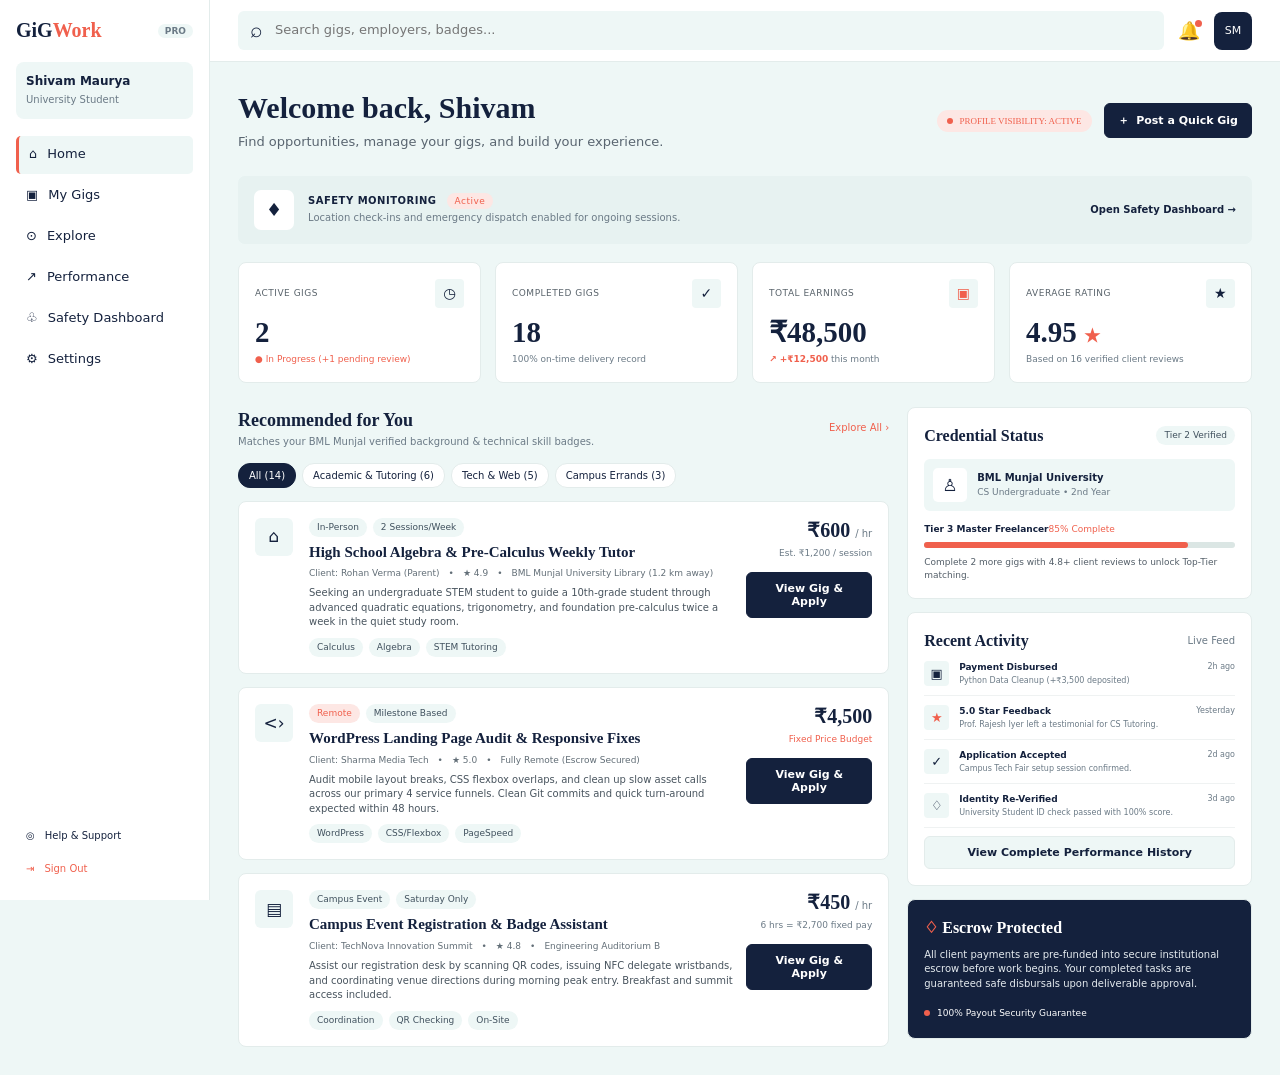
<file: home/index.html>
<!DOCTYPE html>
<html lang="en">
<head>
  <meta charset="UTF-8">
  <meta name="viewport" content="width=device-width, initial-scale=1">
  <title>GiGWork - Home Dashboard</title>
  <link rel="stylesheet" href="style.css">
</head>
<body>
  <!-- Sidebar -->
  <aside class="side">
    <div class="logo">GiG<span>Work</span><small>PRO</small></div>
    <div class="user">
      <b>Shivam Maurya</b>
      <small>University Student</small>
    </div>
    <nav>
      <a href="#" class="on">⌂ <span>Home</span></a>
      <a href="#">▣ <span>My Gigs</span></a>
      <a href="#">⊙ <span>Explore</span></a>
      <a href="#">↗ <span>Performance</span></a>
      <a href="#">♧ <span>Safety Dashboard</span></a>
      <a href="#">⚙ <span>Settings</span></a>
    </nav>
    <div class="bottom">
      <a href="#">◎ <span>Help &amp; Support</span></a>
      <a href="#" class="coral">⇥ <span>Sign Out</span></a>
    </div>
  </aside>

  <main>
    <!-- Top search bar -->
    <header class="top">
      <label class="search"><span>⌕</span><input placeholder="Search gigs, employers, badges..." aria-label="Search"></label>
      <button class="notification" aria-label="Notifications">🔔<i></i></button>
      <div class="avatar">SM</div>
    </header>

    <!-- Welcome header -->
    <section class="welcome">
      <div>
        <h1>Welcome back, Shivam</h1>
        <p>Find opportunities, manage your gigs, and build your experience.</p>
      </div>
      <div class="welcome-actions">
        <span class="visibility"><i></i> PROFILE VISIBILITY: ACTIVE</span>
        <button class="btn dark">＋ &nbsp;Post a Quick Gig</button>
      </div>
    </section>

    <!-- Safety monitoring banner -->
    <section class="safety-banner">
      <span class="safety-icon">♦</span>
      <div class="safety-copy">
        <b>SAFETY MONITORING <span class="status">Active</span></b>
        <small>Location check-ins and emergency dispatch enabled for ongoing sessions.</small>
      </div>
      <a href="#">Open Safety Dashboard →</a>
    </section>

    <!-- Four summary cards -->
    <section class="stats">
      <article class="card metric">
        <div class="metric-label">ACTIVE GIGS <span>◷</span></div>
        <h2>2</h2>
        <small class="coral">● In Progress (+1 pending review)</small>
      </article>
      <article class="card metric">
        <div class="metric-label">COMPLETED GIGS <span>✓</span></div>
        <h2>18</h2>
        <small>100% on-time delivery record</small>
      </article>
      <article class="card metric">
        <div class="metric-label">TOTAL EARNINGS <span class="coral">▣</span></div>
        <h2>₹48,500</h2>
        <small><b class="coral">↗ +₹12,500</b> this month</small>
      </article>
      <article class="card metric">
        <div class="metric-label">AVERAGE RATING <span>★</span></div>
        <h2>4.95 <i class="coral">★</i></h2>
        <small>Based on 16 verified client reviews</small>
      </article>
    </section>

    <!-- Recommended gigs and account information -->
    <div class="columns">
      <section class="recommended">
        <div class="section-head">
          <div><h2>Recommended for You</h2><small>Matches your BML Munjal verified background &amp; technical skill badges.</small></div>
          <a class="coral" href="#">Explore All ›</a>
        </div>
        <div class="filters">
          <button class="selected">All (14)</button><button>Academic &amp; Tutoring (6)</button>
          <button>Tech &amp; Web (5)</button><button>Campus Errands (3)</button>
        </div>

        <article class="card gig">
          <div class="gig-icon">⌂</div>
          <div class="gig-main">
            <div class="tags"><span>In-Person</span><span>2 Sessions/Week</span></div>
            <h3>High School Algebra &amp; Pre-Calculus Weekly Tutor</h3>
            <div class="meta">Client: Rohan Verma (Parent)　•　★ 4.9　•　BML Munjal University Library (1.2 km away)</div>
            <p>Seeking an undergraduate STEM student to guide a 10th-grade student through advanced quadratic equations, trigonometry, and foundation pre-calculus twice a week in the quiet study room.</p>
            <div class="tags skills"><span>Calculus</span><span>Algebra</span><span>STEM Tutoring</span></div>
          </div>
          <div class="gig-price"><strong>₹600 <small>/ hr</small></strong><small>Est. ₹1,200 / session</small><button class="btn dark">View Gig &amp; Apply</button></div>
        </article>

        <article class="card gig">
          <div class="gig-icon">&lt;›</div>
          <div class="gig-main">
            <div class="tags"><span class="pink">Remote</span><span>Milestone Based</span></div>
            <h3>WordPress Landing Page Audit &amp; Responsive Fixes</h3>
            <div class="meta">Client: Sharma Media Tech　•　★ 5.0　•　Fully Remote (Escrow Secured)</div>
            <p>Audit mobile layout breaks, CSS flexbox overlaps, and clean up slow asset calls across our primary 4 service funnels. Clean Git commits and quick turn-around expected within 48 hours.</p>
            <div class="tags skills"><span>WordPress</span><span>CSS/Flexbox</span><span>PageSpeed</span></div>
          </div>
          <div class="gig-price"><strong>₹4,500</strong><small class="coral">Fixed Price Budget</small><button class="btn dark">View Gig &amp; Apply</button></div>
        </article>

        <article class="card gig">
          <div class="gig-icon">▤</div>
          <div class="gig-main">
            <div class="tags"><span>Campus Event</span><span>Saturday Only</span></div>
            <h3>Campus Event Registration &amp; Badge Assistant</h3>
            <div class="meta">Client: TechNova Innovation Summit　•　★ 4.8　•　Engineering Auditorium B</div>
            <p>Assist our registration desk by scanning QR codes, issuing NFC delegate wristbands, and coordinating venue directions during morning peak entry. Breakfast and summit access included.</p>
            <div class="tags skills"><span>Coordination</span><span>QR Checking</span><span>On-Site</span></div>
          </div>
          <div class="gig-price"><strong>₹450 <small>/ hr</small></strong><small>6 hrs = ₹2,700 fixed pay</small><button class="btn dark">View Gig &amp; Apply</button></div>
        </article>
      </section>

      <aside class="right-column">
        <section class="card credential">
          <div class="section-head"><h3>Credential Status</h3><span class="tag">Tier 2 Verified</span></div>
          <div class="school"><span>♙</span><div><b>BML Munjal University</b><small>CS Undergraduate • 2nd Year</small></div></div>
          <div class="progress-title"><b>Tier 3 Master Freelancer</b><small class="coral">85% Complete</small></div>
          <div class="progress"><i></i></div>
          <p>Complete 2 more gigs with 4.8+ client reviews to unlock Top-Tier matching.</p>
        </section>

        <section class="card activity">
          <div class="section-head"><h3>Recent Activity</h3><small>Live Feed</small></div>
          <div class="activity-row"><span>▣</span><div><b>Payment Disbursed</b><small>Python Data Cleanup (+₹3,500 deposited)</small></div><time>2h ago</time></div>
          <div class="activity-row"><span class="coral">★</span><div><b>5.0 Star Feedback</b><small>Prof. Rajesh Iyer left a testimonial for CS Tutoring.</small></div><time>Yesterday</time></div>
          <div class="activity-row"><span>✓</span><div><b>Application Accepted</b><small>Campus Tech Fair setup session confirmed.</small></div><time>2d ago</time></div>
          <div class="activity-row"><span>♢</span><div><b>Identity Re-Verified</b><small>University Student ID check passed with 100% score.</small></div><time>3d ago</time></div>
          <button class="btn soft full">View Complete Performance History</button>
        </section>

        <section class="card escrow">
          <h3><span>♢</span> Escrow Protected</h3>
          <p>All client payments are pre-funded into secure institutional escrow before work begins. Your completed tasks are guaranteed safe disbursals upon deliverable approval.</p>
          <small><i></i> 100% Payout Security Guarantee</small>
        </section>
      </aside>
    </div>
  </main>
</body>
</html>
</file>
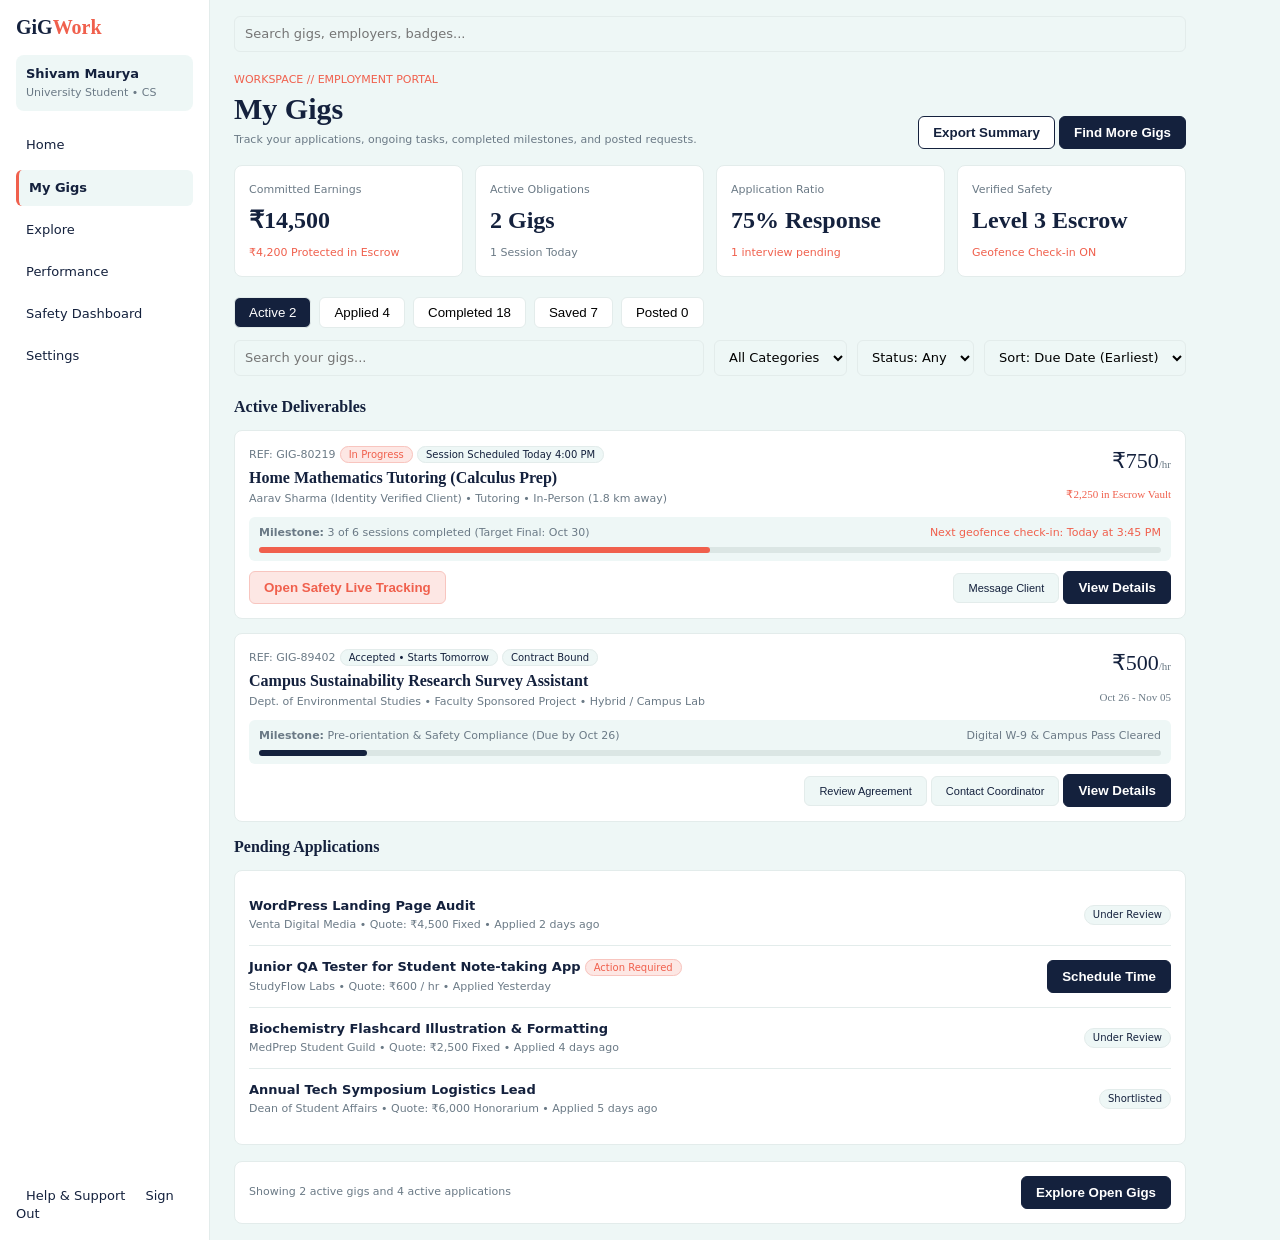
<file: my-gigs/index.html>
<!DOCTYPE html>
<html lang="en">
<head>
<meta charset="UTF-8">
<meta name="viewport" content="width=device-width, initial-scale=1">
<title>GiGWork - My Gigs</title>
<!-- Link to the CSS file -->
<link rel="stylesheet" href="style.css">
</head>
<body>
<!-- ========== SIDEBAR: logo, profile, navigation ========== -->
<aside class="side">
  <div class="logo">GiG<span>Work</span></div>
  <div class="user"><b>Shivam Maurya</b><br><small>University Student • CS</small></div>
  <a href="#">Home</a>
  <a href="#" class="on">My Gigs</a>
  <a href="#">Explore</a>
  <a href="#">Performance</a>
  <a href="#">Safety Dashboard</a>
  <a href="#">Settings</a>
  <div class="bottom"><a href="#">Help &amp; Support</a><a href="#" class="coral">Sign Out</a></div>
</aside>
<main>
 <!-- ========== TOP BAR: search ========== -->
  <div class="top"><input placeholder="Search gigs, employers, badges..."></div>

  <!-- ========== PAGE HEADER: title + action buttons ========== -->
  <div class="head">
    <div>
      <small class="coral">WORKSPACE // EMPLOYMENT PORTAL</small>
      <h1>My Gigs</h1>
      <small>Track your applications, ongoing tasks, completed milestones, and posted requests.</small>
    </div>
    <div><button class="btn">Export Summary</button> <button class="btn dark">Find More Gigs</button></div>
  </div>
<!-- ========== STAT CARDS (4 summary boxes) ========== -->
  <section class="stats">
    <div class="card"><small>Committed Earnings</small><h2>₹14,500</h2><small class="coral">₹4,200 Protected in Escrow</small></div>
    <div class="card"><small>Active Obligations</small><h2>2 Gigs</h2><small class="muted">1 Session Today</small></div>
    <div class="card"><small>Application Ratio</small><h2>75% Response</h2><small class="coral">1 interview pending</small></div>
    <div class="card"><small>Verified Safety</small><h2>Level 3 Escrow</h2><small class="coral">Geofence Check-in ON</small></div>
  </section>

  <!-- ========== TABS + FILTERS ========== -->
  <div class="tabs">
    <button class="on">Active 2</button><button>Applied 4</button><button>Completed 18</button><button>Saved 7</button><button>Posted 0</button>
  </div>
  <div class="filters">
    <input placeholder="Search your gigs...">
    <select><option>All Categories</option></select>
    <select><option>Status: Any</option></select>
    <select><option>Sort: Due Date (Earliest)</option></select>
  </div>
 <!-- ========== ACTIVE DELIVERABLES ========== -->
  <h3>Active Deliverables</h3>

  <!-- Gig card 1: in progress -->
  <article class="card gig">
    <div class="row">
      <div>
        <small>REF: GIG-80219</small> <span class="tag hot">In Progress</span> <span class="tag">Session Scheduled Today 4:00 PM</span>
        <h4>Home Mathematics Tutoring (Calculus Prep)</h4>
        <small>Aarav Sharma (Identity Verified Client) • Tutoring • In-Person (1.8 km away)</small>
      </div>
      <div class="price">₹750<small>/hr</small><br><small class="coral">₹2,250 in Escrow Vault</small></div>
    </div>
    <div class="miles">
      <div class="row"><small><b>Milestone:</b> 3 of 6 sessions completed (Target Final: Oct 30)</small><small class="coral">Next geofence check-in: Today at 3:45 PM</small></div>
      <div class="bar"><i style="width:50%"></i></div>
    </div>
    <div class="row">
      <button class="btn coral">Open Safety Live Tracking</button>
      <div><button class="btn soft">Message Client</button> <button class="btn dark">View Details</button></div>
    </div>
  </article>
<!-- Gig card 2: accepted -->
  <article class="card gig">
    <div class="row">
      <div>
        <small>REF: GIG-89402</small> <span class="tag">Accepted • Starts Tomorrow</span> <span class="tag">Contract Bound</span>
        <h4>Campus Sustainability Research Survey Assistant</h4>
        <small>Dept. of Environmental Studies • Faculty Sponsored Project • Hybrid / Campus Lab</small>
      </div>
      <div class="price">₹500<small>/hr</small><br><small>Oct 26 - Nov 05</small></div>
    </div>
    <div class="miles">
      <div class="row"><small><b>Milestone:</b> Pre-orientation &amp; Safety Compliance (Due by Oct 26)</small><small>Digital W-9 &amp; Campus Pass Cleared</small></div>
      <div class="bar"><i class="navy" style="width:12%"></i></div>
    </div>
    <div class="row">
      <span></span>
      <div><button class="btn soft">Review Agreement</button> <button class="btn soft">Contact Coordinator</button> <button class="btn dark">View Details</button></div>
    </div>
  </article>
 <!-- ========== PENDING APPLICATIONS ========== -->
  <h3>Pending Applications</h3>
  <section class="card list">
    <div class="item"><div><b>WordPress Landing Page Audit</b><br><small>Venta Digital Media • Quote: ₹4,500 Fixed • Applied 2 days ago</small></div><span class="tag">Under Review</span></div>
    <div class="item"><div><b>Junior QA Tester for Student Note-taking App</b> <span class="tag hot">Action Required</span><br><small>StudyFlow Labs • Quote: ₹600 / hr • Applied Yesterday</small></div><button class="btn dark">Schedule Time</button></div>
    <div class="item"><div><b>Biochemistry Flashcard Illustration &amp; Formatting</b><br><small>MedPrep Student Guild • Quote: ₹2,500 Fixed • Applied 4 days ago</small></div><span class="tag">Under Review</span></div>
    <div class="item"><div><b>Annual Tech Symposium Logistics Lead</b><br><small>Dean of Student Affairs • Quote: ₹6,000 Honorarium • Applied 5 days ago</small></div><span class="tag">Shortlisted</span></div>
  </section>

  <!-- ========== FOOTER STRIP ========== -->
  <div class="card foot"><small>Showing 2 active gigs and 4 active applications</small><button class="btn dark">Explore Open Gigs</button></div>
</main>

</body>
</html>
</file>
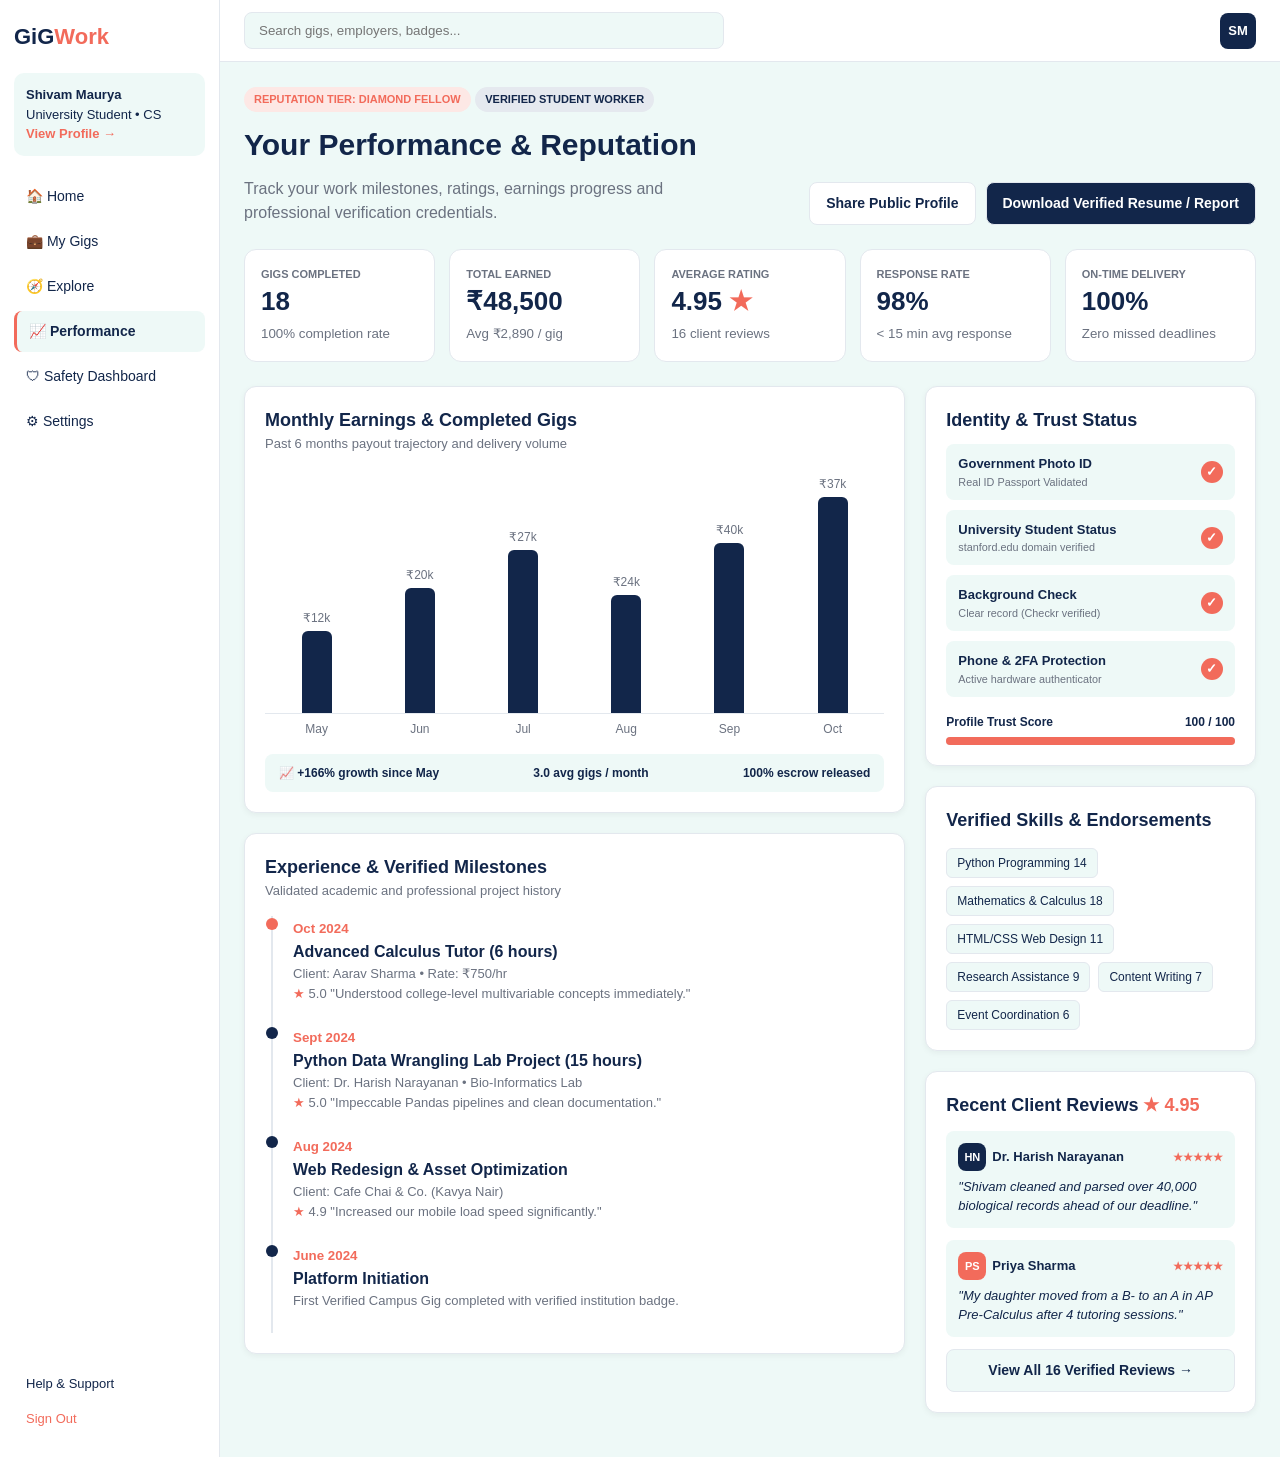
<file: user_perfomance/index.html>
<!-- =========================
     COMMIT 1: Create basic HTML structure
     HTML document setup: doctype, language, page title,
     and the link to our external CSS file.
========================= -->
<!DOCTYPE html>
<html lang="en">
<head>
  <meta charset="UTF-8">
  <!-- This line makes the page fit phone screens properly -->
  <meta name="viewport" content="width=device-width, initial-scale=1.0">
  <title>GiGWork - Performance &amp; Reputation</title>
  <link rel="stylesheet" href="style.css">
</head>
<body>

  <!-- .layout puts the sidebar and the main content side by side -->
  <div class="layout">

    <!-- =========================
         COMMIT 2: Add sidebar navigation
         The left menu: logo, user card and page links.
         The "Performance" link is marked "active".
    ========================= -->
    <aside class="sidebar">
      <a href="#" class="logo">GiG<span>Work</span></a>

      <div class="user-card">
        <strong>Shivam Maurya</strong>
        <p>University Student &bull; CS</p>
        <a href="#">View Profile &rarr;</a>
      </div>

      <nav class="nav">
        <ul>
          <li><a href="#">&#127968; Home</a></li>
          <li><a href="#">&#128188; My Gigs</a></li>
          <li><a href="#">&#129517; Explore</a></li>
          <li><a href="#" class="active">&#128200; Performance</a></li>
          <li><a href="#">&#128737; Safety Dashboard</a></li>
          <li><a href="#">&#9881; Settings</a></li>
        </ul>
      </nav>

      <div class="sidebar-bottom">
        <a href="#">Help &amp; Support</a>
        <a href="#" class="sign-out">Sign Out</a>
      </div>
    </aside>

    <div class="content">

      <!-- =========================
           COMMIT 3: Add top bar and page heading
           Top bar has the search box. Below it is the hero
           heading area with title, badges and two buttons.
      ========================= -->
      <header class="topbar">
        <input type="search" class="search" placeholder="Search gigs, employers, badges..." aria-label="Search">
        <span class="avatar">SM</span>
      </header>

      <main class="main">

        <section class="page-header">
          <div>
            <span class="badge badge-coral">Reputation Tier: Diamond Fellow</span>
            <span class="badge badge-grey">Verified Student Worker</span>
            <h1>Your Performance &amp; Reputation</h1>
            <p>Track your work milestones, ratings, earnings progress and professional verification credentials.</p>
          </div>
          <div class="header-buttons">
            <a href="#" class="btn btn-light">Share Public Profile</a>
            <a href="#" class="btn btn-dark">Download Verified Resume / Report</a>
          </div>
        </section>

        <!-- =========================
             COMMIT 4: Add statistics cards
             Five small cards that show key numbers.
        ========================= -->
        <section class="stats">
          <article class="stat-card">
            <h2>Gigs Completed</h2>
            <p class="stat-number">18</p>
            <small>100% completion rate</small>
          </article>
          <article class="stat-card">
            <h2>Total Earned</h2>
            <p class="stat-number">&#8377;48,500</p>
            <small>Avg &#8377;2,890 / gig</small>
          </article>
          <article class="stat-card">
            <h2>Average Rating</h2>
            <p class="stat-number">4.95 <span class="star">&#9733;</span></p>
            <small>16 client reviews</small>
          </article>
          <article class="stat-card">
            <h2>Response Rate</h2>
            <p class="stat-number">98%</p>
            <small>&lt; 15 min avg response</small>
          </article>
          <article class="stat-card">
            <h2>On-Time Delivery</h2>
            <p class="stat-number">100%</p>
            <small>Zero missed deadlines</small>
          </article>
        </section>

        <!-- .columns creates two columns: wide left, narrow right -->
        <div class="columns">

          <div class="column-left">

            <!-- =========================
                 COMMIT 5: Add earnings chart
                 A bar chart built only with HTML and CSS.
                 Each bar's height comes from a class (h-1 to h-6).
            ========================= -->
            <section class="card">
              <h2>Monthly Earnings &amp; Completed Gigs</h2>
              <p class="muted">Past 6 months payout trajectory and delivery volume</p>

              <div class="chart">
                <div class="bar-box"><span class="bar-value">&#8377;12k</span><div class="bar h-1"></div></div>
                <div class="bar-box"><span class="bar-value">&#8377;20k</span><div class="bar h-2"></div></div>
                <div class="bar-box"><span class="bar-value">&#8377;27k</span><div class="bar h-3"></div></div>
                <div class="bar-box"><span class="bar-value">&#8377;24k</span><div class="bar h-4"></div></div>
                <div class="bar-box"><span class="bar-value">&#8377;40k</span><div class="bar h-5"></div></div>
                <div class="bar-box"><span class="bar-value">&#8377;37k</span><div class="bar h-6"></div></div>
              </div>
              <div class="months">
                <span>May</span><span>Jun</span><span>Jul</span><span>Aug</span><span>Sep</span><span>Oct</span>
              </div>

              <div class="chart-summary">
                <span>&#128200; +166% growth since May</span>
                <span>3.0 avg gigs / month</span>
                <span>100% escrow released</span>
              </div>
            </section>

            <!-- =========================
                 COMMIT 6: Add experience timeline
                 A vertical list of completed gigs. Each item
                 has a coloured dot on the left border line.
            ========================= -->
            <section class="card">
              <h2>Experience &amp; Verified Milestones</h2>
              <p class="muted">Validated academic and professional project history</p>

              <ol class="timeline">
                <li class="timeline-item">
                  <small>Oct 2024</small>
                  <h3>Advanced Calculus Tutor (6 hours)</h3>
                  <p>Client: Aarav Sharma &bull; Rate: &#8377;750/hr</p>
                  <p class="quote"><span class="star">&#9733;</span> 5.0 "Understood college-level multivariable concepts immediately."</p>
                </li>
                <li class="timeline-item">
                  <small>Sept 2024</small>
                  <h3>Python Data Wrangling Lab Project (15 hours)</h3>
                  <p>Client: Dr. Harish Narayanan &bull; Bio-Informatics Lab</p>
                  <p class="quote"><span class="star">&#9733;</span> 5.0 "Impeccable Pandas pipelines and clean documentation."</p>
                </li>
                <li class="timeline-item">
                  <small>Aug 2024</small>
                  <h3>Web Redesign &amp; Asset Optimization</h3>
                  <p>Client: Cafe Chai &amp; Co. (Kavya Nair)</p>
                  <p class="quote"><span class="star">&#9733;</span> 4.9 "Increased our mobile load speed significantly."</p>
                </li>
                <li class="timeline-item">
                  <small>June 2024</small>
                  <h3>Platform Initiation</h3>
                  <p>First Verified Campus Gig completed with verified institution badge.</p>
                </li>
              </ol>
            </section>
          </div>

          <div class="column-right">

            <!-- =========================
                 COMMIT 7: Add identity and trust card
                 A checklist of verifications plus a progress bar.
            ========================= -->
            <section class="card">
              <h2>Identity &amp; Trust Status</h2>
              <ul class="trust-list">
                <li><span>Government Photo ID<small>Real ID Passport Validated</small></span><b class="tick">&#10003;</b></li>
                <li><span>University Student Status<small>stanford.edu domain verified</small></span><b class="tick">&#10003;</b></li>
                <li><span>Background Check<small>Clear record (Checkr verified)</small></span><b class="tick">&#10003;</b></li>
                <li><span>Phone &amp; 2FA Protection<small>Active hardware authenticator</small></span><b class="tick">&#10003;</b></li>
              </ul>
              <p class="score-label"><span>Profile Trust Score</span><span>100 / 100</span></p>
              <div class="progress"><div class="progress-fill"></div></div>
            </section>

            <!-- =========================
                 COMMIT 8: Add skills and reviews
                 Skill tags and client review cards.
            ========================= -->
            <section class="card">
              <h2>Verified Skills &amp; Endorsements</h2>
              <div class="tags">
                <span class="tag">Python Programming 14</span>
                <span class="tag">Mathematics &amp; Calculus 18</span>
                <span class="tag">HTML/CSS Web Design 11</span>
                <span class="tag">Research Assistance 9</span>
                <span class="tag">Content Writing 7</span>
                <span class="tag">Event Coordination 6</span>
              </div>
            </section>

            <section class="card">
              <h2>Recent Client Reviews <span class="star">&#9733; 4.95</span></h2>

              <article class="review">
                <h3><span class="avatar small">HN</span> Dr. Harish Narayanan <span class="star">&#9733;&#9733;&#9733;&#9733;&#9733;</span></h3>
                <p>"Shivam cleaned and parsed over 40,000 biological records ahead of our deadline."</p>
              </article>
              <article class="review">
                <h3><span class="avatar small coral">PS</span> Priya Sharma <span class="star">&#9733;&#9733;&#9733;&#9733;&#9733;</span></h3>
                <p>"My daughter moved from a B- to an A in AP Pre-Calculus after 4 tutoring sessions."</p>
              </article>

              <a href="#" class="btn btn-mint">View All 16 Verified Reviews &rarr;</a>
            </section>
          </div>

        </div>
      </main>
    </div>
  </div>

</body>
</html>
</file>
<file: home/style.css>
/* GiGWork - Home Dashboard | Navy & Coral */
:root {
  --navy: #14213d;
  --coral: #f0604d;
  --mint: #eef7f6;
  --card: #fff;
  --line: #e3eceb;
  --muted: #6b7a86;
}
* {
  box-sizing: border-box;
  margin: 0;
  padding: 0;
}
body {
  display: grid;
  grid-template-columns: 210px minmax(0, 1fr);
  min-height: 100vh;
  color: var(--navy);
  background: var(--mint);
  font: 13px/1.45 system-ui, Arial, sans-serif;
}
h1, h2, h3, .logo, .gig h3 { font-family: Georgia, "Times New Roman", serif; }
h1 {
  font-size: 30px;
  line-height: 1.2;
}
h2 { font-size: 18px; }
h3 { font-size: 16px; }
small {
  color: var(--muted);
  font-size: 10px;
}
a {
  color: inherit;
  text-decoration: none;
}
.coral { color: var(--coral) !important; }

/* Sidebar */
.side {
  position: sticky;
  top: 0;
  display: flex;
  flex-direction: column;
  gap: 7px;
  width: 210px;
  height: 100vh;
  padding: 16px;
  background: #fff;
  border-right: 1px solid var(--line);
}
.logo {
  display: flex;
  align-items: center;
  margin-bottom: 10px;
  font-size: 20px;
  font-weight: 700;
}
.logo span { color: var(--coral); }
.logo small {
  margin-left: auto;
  padding: 2px 7px;
  border-radius: 10px;
  background: var(--mint);
  font: 700 9px system-ui;
}
.user {
  display: grid;
  gap: 3px;
  margin-bottom: 10px;
  padding: 11px 10px;
  border-radius: 8px;
  background: var(--mint);
}
.user b { font-size: 12px; }
.user small { font-size: 10px; }

.side nav {
  display: grid;
  gap: 3px;
}
.side nav a, .bottom a {
  display: flex; align-items: center; gap: 10px; min-height: 38px;
  padding: 8px 10px; border-radius: 5px; color: var(--navy);
}
.side nav a span, .bottom a span { flex: 1; }
.side nav a.on {
  background: var(--mint);
  border-left: 3px solid var(--coral);
}

.bottom {
  display: grid;
  gap: 2px;
  margin-top: auto;
}
.bottom a {
  min-height: 28px;
  font-size: 10px;
}
.bottom .coral { color: var(--coral); }

/* Top bar and common buttons */
main {
  width: 100%;
  max-width: 1450px;
  min-width: 0;
  padding: 16px 28px 28px;
}
.top {
  display: flex; align-items: center; gap: 14px; height: 62px;
  margin: -16px -28px 28px; padding: 10px 28px;
  background: #fff; border-bottom: 1px solid var(--line);
}
.search {
  display: flex;
  align-items: center;
  flex: 1;
  gap: 12px;
  height: 39px;
  padding: 0 12px;
  border-radius: 6px;
  background: var(--mint);
}
.search span { font-size: 21px; }
.search input {
  flex: 1;
  min-width: 0;
  border: 0;
  outline: 0;
  background: transparent;
  font: inherit;
}
.notification {
  position: relative;
  border: 0;
  background: transparent;
  color: var(--navy);
  font-size: 18px;
}
.notification i {
  position: absolute;
  top: 0;
  right: -2px;
  width: 7px;
  height: 7px;
  border-radius: 50%;
  background: var(--coral);
}
.avatar {
  display: grid;
  width: 38px;
  height: 38px;
  place-items: center;
  border-radius: 8px;
  background: var(--navy);
  color: #fff;
  font-size: 11px;
}
.btn {
  padding: 9px 13px;
  border: 1px solid var(--line);
  border-radius: 6px;
  background: #fff;
  color: var(--navy);
  font: 600 11px system-ui;
  cursor: pointer;
}
.btn.dark {
  border-color: var(--navy);
  background: var(--navy);
  color: #fff;
}
.btn.soft { background: var(--mint); }
.btn.full { width: 100%; }
.card {
  min-width: 0;
  padding: 16px;
  border: 1px solid var(--line);
  border-radius: 8px;
  background: var(--card);
}

/* Welcome and safety banner */
.welcome {
  display: flex;
  align-items: center;
  justify-content: space-between;
  gap: 16px;
  margin-bottom: 24px;
}
.welcome p {
  margin-top: 7px;
  color: #596570;
}

.welcome-actions {
  display: flex;
  align-items: center;
  gap: 12px;
}
.visibility {
  padding: 6px 10px;
  border-radius: 12px;
  background: #fde7e4;
  color: var(--coral);
  font: 9px Georgia, serif;
  white-space: nowrap;
}
.visibility i, .escrow small i {
  display: inline-block;
  width: 6px;
  height: 6px;
  margin-right: 4px;
  border-radius: 50%;
  background: var(--coral);
}
.safety-banner {
  display: flex;
  align-items: center;
  gap: 14px;
  margin-bottom: 18px;
  padding: 14px 16px;
  border-radius: 7px;
  background: #e7f2f1;
}
.safety-icon {
  display: grid;
  width: 40px;
  height: 40px;
  flex: none;
  place-items: center;
  border-radius: 7px;
  background: #fff;
  font-size: 18px;
}
.safety-copy {
  display: grid;
  gap: 3px;
  flex: 1;
}
.safety-copy b {
  font-size: 10px;
  letter-spacing: .5px;
}
.status {
  margin-left: 6px;
  padding: 3px 8px;
  border-radius: 10px;
  background: #fde7e4;
  color: var(--coral);
  font-size: 9px;
  font-weight: 400;
}
.safety-copy small { font-size: 10px; }
.safety-banner > a {
  font-size: 10px;
  font-weight: 700;
  white-space: nowrap;
}

/* Four summary cards */
.stats {
  display: grid;
  grid-template-columns: repeat(4, minmax(0, 1fr));
  gap: 14px;
  margin-bottom: 24px;
}
.metric {
  min-height: 112px;
  padding: 16px;
}
.metric-label {
  display: flex;
  align-items: center;
  justify-content: space-between;
  color: #59636b;
  font-size: 9px;
  letter-spacing: .5px;
}
.metric-label span {
  display: grid;
  width: 29px;
  height: 29px;
  place-items: center;
  border-radius: 4px;
  background: var(--mint);
  color: var(--navy);
  font-size: 14px;
}
.metric h2 {
  margin: 3px 0 0;
  font-size: 29px;
}
.metric h2 i {
  font-size: 18px;
  font-style: normal;
}
.metric > small {
  display: block;
  font-size: 9px;
}

/* Recommended gig feed */
.columns {
  display: grid;
  grid-template-columns: minmax(0, 1.7fr) minmax(270px, .9fr);
  gap: 18px;
  align-items: start;
}

.recommended, .right-column {
  display: grid;
  align-content: start;
  gap: 13px;
}

.section-head {
  display: flex;
  align-items: center;
  justify-content: space-between;
  gap: 10px;
}
.section-head > div {
  display: grid;
  gap: 2px;
}
.section-head > a {
  font-size: 10px;
  white-space: nowrap;
}
.filters {
  display: flex;
  flex-wrap: wrap;
  gap: 6px;
}
.filters button {
  padding: 6px 10px;
  border: 1px solid var(--line);
  border-radius: 12px;
  background: #fff;
  color: var(--navy);
  font: 10px system-ui;
  white-space: nowrap;
}
.filters button.selected {
  border-color: var(--navy);
  background: var(--navy);
  color: #fff;
}
.gig {
  display: grid;
  grid-template-columns: 42px minmax(0, 1fr) 126px;
  gap: 12px;
  align-items: start;
}
.gig-icon {
  display: grid;
  width: 38px;
  height: 38px;
  place-items: center;
  border-radius: 6px;
  background: var(--mint);
  font-size: 17px;
}
.gig-main { min-width: 0; }
.tags {
  display: flex;
  flex-wrap: wrap;
  gap: 6px;
}
.tags span, .tag {
  padding: 3px 8px;
  border-radius: 10px;
  background: var(--mint);
  color: #40515e;
  font-size: 9px;
  white-space: nowrap;
}
.tags .pink {
  background: #fde7e4;
  color: var(--coral);
}
.gig h3 {
  margin: 5px 0 4px;
  font-size: 15px;
}
.meta {
  color: #626e77;
  font-size: 9px;
}
.gig p {
  margin-top: 6px;
  color: #48545e;
  font-size: 10px;
  line-height: 1.45;
}
.skills { margin-top: 8px; }
.gig-price {
  display: grid;
  justify-items: end;
  gap: 5px;
}
.gig-price strong {
  font: 700 20px Georgia, serif;
  white-space: nowrap;
}
.gig-price strong small { font: 10px system-ui; }
.gig-price > small {
  text-align: right;
  font-size: 9px;
}
.gig-price .btn {
  align-self: end;
  margin-top: 7px;
}

/* Credential, activity, and escrow cards */
.right-column { gap: 13px; }
.credential, .activity, .escrow { padding: 16px; }
.section-head h3 { margin: 0; }
.school {
  display: flex;
  align-items: center;
  gap: 10px;
  margin: 12px 0;
  padding: 9px;
  border-radius: 6px;
  background: var(--mint);
}
.school > span {
  display: grid;
  width: 34px;
  height: 34px;
  place-items: center;
  border-radius: 5px;
  background: #fff;
  font-size: 17px;
}
.school b, .school small {
  display: block;
  font-size: 10px;
}
.school small { font-size: 9px; }
.progress-title,
.progress-title small { font-size: 9px; }
.progress {
  height: 6px;
  margin: 6px 0 8px;
  border-radius: 6px;
  background: #dbe6e4;
}
.progress i {
  display: block;
  width: 85%;
  height: 100%;
  border-radius: inherit;
  background: var(--coral);
}
.credential p {
  color: #535e68;
  font-size: 9px;
}
.activity-row {
  display: grid;
  grid-template-columns: 27px 1fr auto;
  gap: 8px;
  align-items: start;
  padding: 9px 0;
  border-bottom: 1px solid #eff2f2;
}
.activity-row > span {
  display: grid;
  width: 25px;
  height: 25px;
  place-items: center;
  border-radius: 4px;
  background: var(--mint);
  font-size: 13px;
}
.activity-row b, .activity-row small {
  display: block;
  font-size: 9px;
}
.activity-row small, .activity-row time {
  color: var(--muted);
  font-size: 8px;
}
.activity-row time { white-space: nowrap; }
.activity .btn { margin-top: 8px; }
.escrow {
  background: var(--navy);
  color: #fff;
}
.escrow h3 { color: #fff; }
.escrow h3 span { color: var(--coral); }
.escrow p {
  margin: 8px 0 12px;
  color: #e5ebef;
  font-size: 10px;
}
.escrow small {
  color: #fff;
  font-size: 9px;
}

/* Responsive layout */
@media (max-width: 1050px) {
  .columns { grid-template-columns: 1fr; }
  .right-column { grid-template-columns: repeat(2, minmax(0, 1fr)); }
  .stats { grid-template-columns: repeat(2, minmax(0, 1fr)); }
}
@media (max-width: 760px) {
  body { grid-template-columns: 1fr; }
  .side {
    position: static;
    width: 100%;
    height: auto;
    padding: 10px 14px;
    border-right: 0;
    border-bottom: 1px solid var(--line);
  }
  .logo { margin-bottom: 3px; }
  .user, .bottom { display: none; }
  .side nav {
    display: flex;
    gap: 2px;
    overflow-x: auto;
  }
  .side nav a {
    flex: none;
    min-height: 34px;
    padding: 6px 8px;
    font-size: 11px;
  }
  main { padding: 0 14px 22px; }
  .top {
    height: 54px;
    margin: 0 -14px 20px;
    padding: 8px 14px;
  }
  .welcome {
    align-items: flex-start;
    flex-direction: column;
  }
  .welcome-actions { flex-wrap: wrap; }
  .gig { grid-template-columns: 36px minmax(0, 1fr); }
  .gig-price {
    grid-column: 2;
    display: flex;
    align-items: center;
    justify-items: start;
    flex-wrap: wrap;
  }
  .gig-price .btn { margin: 0; }
}
@media (max-width: 520px) {
  .side nav a { gap: 5px; }
  .side nav a:nth-child(6) { display: none; }
  h1 { font-size: 25px; }
  .right-column { grid-template-columns: 1fr; }
  .safety-banner {
    align-items: flex-start;
    flex-wrap: wrap;
  }
  .safety-banner > a { margin-left: 54px; }
  .stats { gap: 8px; }
  .metric { padding: 12px; }
  .metric h2 { font-size: 24px; }
  .metric-label { font-size: 8px; }
  .filters {
    flex-wrap: nowrap;
    overflow-x: auto;
  }
  .filters button { flex: none; }
  .section-head { align-items: flex-start; }
}

/* Keep all prototype sections visible in the desktop dashboard. */
@media (min-width: 1051px) {
  .recommended, .right-column { display: grid; visibility: visible; }
  .gig, .credential, .activity, .escrow { display: grid; visibility: visible; opacity: 1; }
  .credential, .activity, .escrow { display: block; }
}
</file>
<file: my-gigs/style.css>
/* =====================================================
   GiGWork - My Gigs Dashboard
   Theme: Navy & Coral
   ===================================================== */


/* =====================================================
   1. THEME VARIABLES + BASE STYLES
   ===================================================== */
:root {
  --navy:  #14213d;   /* main text + dark buttons */
  --coral: #f0604d;   /* accent colour */
  --mint:  #eef7f6;   /* page + soft backgrounds */
  --card:  #ffffff;   /* card background */
  --line:  #e3eceb;   /* borders + dividers */
  --muted: #6b7a86;   /* secondary text */
}

/* Reset default spacing */
* {
  box-sizing: border-box;
  margin: 0;
  padding: 0;
}

/* Page layout: sidebar (210px) + main content */
body {
  display: grid;
  grid-template-columns: 210px 1fr;
  min-height: 100vh;
  font: 13px/1.4 system-ui, Arial, sans-serif;
  color: var(--navy);
  background: var(--mint);
}

/* Serif font for headings and prices */
h1,
h2,
h3,
.price {
  font-family: Georgia, serif;
}

/* Small helper text */
small,
.muted {
  font-size: 11px;
  color: var(--muted);
}

/* Coral text helper */
.coral {
  color: var(--coral);
}


/* =====================================================
   2. SIDEBAR
   ===================================================== */
.side {
  display: flex;
  flex-direction: column;
  gap: 6px;
  padding: 16px;
  background: #fff;
  border-right: 1px solid var(--line);
}

/* Logo */
.logo {
  margin-bottom: 10px;
  font: 700 20px Georgia, serif;
}

.logo span {
  color: var(--coral);
}

/* Profile box */
.user {
  margin-bottom: 10px;
  padding: 10px;
  background: var(--mint);
  border-radius: 8px;
}

/* Navigation links */
.side a {
  padding: 9px 10px;
  border-radius: 6px;
  color: var(--navy);
  text-decoration: none;
}

/* Active page link */
.side a.on {
  font-weight: 600;
  background: var(--mint);
  border-left: 3px solid var(--coral);
}

/* Push Help / Sign Out to the bottom */
.side .bottom {
  margin-top: auto;
}

/* =====================================================
   3. MAIN AREA + TOP BAR + PAGE HEADER
   ===================================================== */
main {
  max-width: 1000px;
  padding: 16px 24px;
}

/* Search bar row */
.top {
  display: flex;
  align-items: center;
  gap: 12px;
  margin-bottom: 18px;
}

.top input {
  flex: 1;
}

/* Shared style for inputs and dropdowns */
input,
select {
  padding: 8px 10px;
  font: inherit;
  background: var(--mint);
  border: 1px solid var(--line);
  border-radius: 6px;
}

/* Title + action buttons */
.head {
  display: flex;
  justify-content: space-between;
  align-items: flex-end;
  margin-bottom: 16px;
}

h1 {
  font-size: 30px;
}

/* =====================================================
   4. BUTTONS & BADGES
   ===================================================== */

/* Default button */
.btn {
  padding: 8px 14px;
  font-weight: 600;
  color: var(--navy);
  background: #fff;
  border: 1px solid var(--navy);
  border-radius: 6px;
  cursor: pointer;
}

/* Button variants */
.btn.dark {
  color: #fff;
  background: var(--navy);
}

.btn.soft {
  font-size: 11px;
  font-weight: 500;
  background: var(--mint);
  border-color: var(--line);
}

.btn.coral {
  color: var(--coral);
  background: #fde7e4;
  border-color: #f8c5bf;
}

/* Status tags */
.tag {
  padding: 2px 8px;
  font-size: 10px;
  background: var(--mint);
  border: 1px solid var(--line);
  border-radius: 10px;
}

.tag.hot {
  color: var(--coral);
  background: #fde7e4;
  border-color: #f8c5bf;
}


/* =====================================================
   5. STAT CARDS (4 summary boxes)
   ===================================================== */
.stats {
  display: grid;
  grid-template-columns: repeat(4, 1fr);
  gap: 12px;
  margin-bottom: 20px;
}

/* Reusable card box */
.card {
  padding: 14px;
  background: var(--card);
  border: 1px solid var(--line);
  border-radius: 8px;
}

.stats h2 {
  margin: 6px 0;
  font-size: 24px;
}

/* =====================================================
   6. TABS + FILTER BAR
   ===================================================== */
.tabs {
  display: flex;
  gap: 8px;
  margin-bottom: 12px;
}

.tabs button {
  padding: 7px 14px;
  background: #fff;
  border: 1px solid var(--line);
  border-radius: 6px;
  cursor: pointer;
}

/* Selected tab */
.tabs .on {
  color: #fff;
  background: var(--navy);
}

.filters {
  display: flex;
  gap: 10px;
  margin-bottom: 20px;
}

.filters input {
  flex: 1;
}


/* =====================================================
   7. ACTIVE DELIVERABLES (gig cards)
   ===================================================== */
h3 {
  margin: 8px 0 12px;
  font-size: 16px;
}

.gig {
  margin-bottom: 14px;
}

/* Left content + right price row */
.row {
  display: flex;
  justify-content: space-between;
  align-items: center;
  gap: 12px;
}

.gig h4 {
  margin: 6px 0 2px;
  font: 700 16px Georgia, serif;
}

.price {
  font-size: 22px;
  text-align: right;
}

/* Milestone box */
.miles {
  margin: 10px 0;
  padding: 8px 10px;
  background: var(--mint);
  border-radius: 6px;
}

/* Progress bar */
.bar {
  height: 6px;
  margin-top: 6px;
  background: #dbe6e4;
  border-radius: 3px;
}

.bar i {
  display: block;
  height: 100%;
  background: var(--coral);
  border-radius: 3px;
}

.bar i.navy {
  background: var(--navy);
}

/* =====================================================
   8. PENDING APPLICATIONS (list)
   ===================================================== */
.list .item {
  display: flex;
  justify-content: space-between;
  align-items: center;
  padding: 12px 0;
  border-bottom: 1px solid var(--line);
}

.list .item:last-child {
  border: 0;
}
/* =====================================================
   9. FOOTER STRIP
   ===================================================== */
.foot {
  display: flex;
  justify-content: space-between;
  align-items: center;
  margin-top: 16px;
}

/* =====================================================
   10. RESPONSIVE (small screens)
   ===================================================== */
@media (max-width: 800px) {
  body {
    grid-template-columns: 1fr;   /* single column */
  }

  .side {
    display: none;                /* hide sidebar */
  }

  .stats {
    grid-template-columns: 1fr 1fr;   /* 2 cards per row */
  }
}
</file>
<file: user_perfomance/style.css>
/* =====================================================
   GiGWork - Performance & Reputation Page
   Theme: Navy & Coral
   ===================================================== */


/* =====================================================
   1. GLOBAL STYLES + REUSABLE PARTS
   Git: COMMIT 1 - Add global styles
   ===================================================== */
:root {
  --navy:   #12264a;   /* main text + dark buttons */
  --coral:  #f26b5b;   /* accent colour */
  --mint:   #eef9f7;   /* page + soft backgrounds */
  --white:  #ffffff;   /* card background */
  --border: #e3e8ee;   /* borders + dividers */
  --grey:   #6b7280;   /* secondary text */
}

/* Reset default spacing (border-box: width includes padding) */
* {
  box-sizing: border-box;
  margin: 0;
  padding: 0;
}

body {
  font-family: Arial, Helvetica, sans-serif;
  line-height: 1.5;
  color: var(--navy);
  background: var(--mint);
}

/* Remove default link and list styling */
a {
  color: inherit;
  text-decoration: none;
}

ul,
ol {
  list-style: none;
}

/* Heading sizes */
h1 {
  margin: 10px 0;
  font-size: 30px;
}

h2 {
  font-size: 18px;
}

h3 {
  font-size: 16px;
}

/* Small helper text + coral star */
.muted {
  font-size: 13px;
  color: var(--grey);
}

.star {
  color: var(--coral);
}

/* Reusable card box (white, rounded, soft shadow) */
.card {
  margin-bottom: 20px;
  padding: 20px;
  background: var(--white);
  border: 1px solid var(--border);
  border-radius: 12px;
  box-shadow: 0 2px 6px rgba(0, 0, 0, 0.05);
}

/* Reusable badges (small pill labels) */
.badge {
  display: inline-block;
  padding: 4px 10px;
  font-size: 11px;
  font-weight: bold;
  text-transform: uppercase;
  border-radius: 20px;
}

.badge-coral {
  color: var(--coral);
  background: #fde8e5;
}

.badge-grey {
  color: var(--navy);
  background: #e5e9ef;
}

/* Reusable buttons + hover effect */
.btn {
  display: inline-block;
  padding: 10px 16px;
  font-size: 14px;
  font-weight: bold;
  border: 1px solid var(--border);
  border-radius: 8px;
  transition: background 0.2s, transform 0.2s;
}

.btn:hover {
  transform: translateY(-2px);   /* button lifts up */
}

.btn-light {
  color: var(--navy);
  background: var(--white);
}

.btn-light:hover {
  background: var(--mint);
}

.btn-dark {
  color: var(--white);
  background: var(--navy);
}

.btn-dark:hover {
  background: #1f3a6b;
}

.btn-mint {
  display: block;
  margin-top: 12px;
  text-align: center;
  background: var(--mint);
}

.btn-mint:hover {
  background: #d9f1ed;
}

/* Round avatar with initials */
.avatar {
  display: inline-block;
  width: 36px;
  height: 36px;
  line-height: 36px;
  font-size: 13px;
  font-weight: bold;
  text-align: center;
  color: var(--white);
  background: var(--navy);
  border-radius: 8px;
}

.avatar.small {
  width: 28px;
  height: 28px;
  margin-right: 6px;
  line-height: 28px;
  font-size: 11px;
}

.avatar.coral {
  background: var(--coral);
}


/* =====================================================
   2. SIDEBAR
   Git: COMMIT 2 - Style sidebar navigation
   ===================================================== */

/* Page layout: sidebar + content side by side */
.layout {
  display: flex;
}

.sidebar {
  display: flex;
  flex-direction: column;
  width: 220px;
  min-height: 100vh;
  padding: 20px 14px;
  background: var(--white);
  border-right: 1px solid var(--border);
}

/* Logo */
.logo {
  margin-bottom: 20px;
  font-size: 22px;
  font-weight: bold;
}

.logo span {
  color: var(--coral);
}

/* Profile box */
.user-card {
  margin-bottom: 20px;
  padding: 12px;
  font-size: 13px;
  background: var(--mint);
  border-radius: 10px;
}

.user-card a {
  font-weight: bold;
  color: var(--coral);
}

/* Navigation links */
.nav a {
  display: block;
  margin-bottom: 4px;
  padding: 10px 12px;
  font-size: 14px;
  border-radius: 8px;
}

.nav a:hover {
  background: var(--mint);
}

/* Active page link */
.nav a.active {
  font-weight: bold;
  background: var(--mint);
  border-left: 3px solid var(--coral);
}

/* Push Help / Sign Out to the bottom */
.sidebar-bottom {
  margin-top: auto;
  font-size: 13px;
}

.sidebar-bottom a {
  display: block;
  padding: 8px 12px;
}

.sign-out {
  color: var(--coral);
}


/* =====================================================
   3. TOP BAR + PAGE HEADER
   Git: COMMIT 3 - Add top bar and page heading
   ===================================================== */

/* Content takes all remaining width */
.content {
  flex: 1;
}

/* Search bar row */
.topbar {
  display: flex;
  justify-content: space-between;
  align-items: center;
  gap: 16px;
  padding: 12px 24px;
  background: var(--white);
  border-bottom: 1px solid var(--border);
}

.search {
  flex: 1;
  max-width: 480px;
  padding: 10px 14px;
  background: var(--mint);
  border: 1px solid var(--border);
  border-radius: 8px;
}

/* Main area (max-width stops it stretching too wide) */
.main {
  max-width: 1100px;
  margin: 0 auto;
  padding: 24px;
}

/* Title + action buttons */
.page-header {
  display: flex;
  justify-content: space-between;
  align-items: flex-end;
  flex-wrap: wrap;   /* buttons drop below on small screens */
  gap: 16px;
  margin-bottom: 24px;
}

.page-header p {
  max-width: 480px;
  color: var(--grey);
}

.header-buttons {
  display: flex;
  flex-wrap: wrap;
  gap: 10px;
}


/* =====================================================
   4. STAT CARDS (5 summary boxes)
   Git: COMMIT 4 - Add statistics cards
   ===================================================== */
.stats {
  display: grid;
  grid-template-columns: repeat(5, 1fr);
  gap: 14px;
  margin-bottom: 24px;
}

.stat-card {
  padding: 16px;
  background: var(--white);
  border: 1px solid var(--border);
  border-radius: 12px;
}

.stat-card h2 {
  font-size: 11px;
  text-transform: uppercase;
  color: var(--grey);
}

.stat-card small {
  color: var(--grey);
}

.stat-number {
  font-size: 26px;
  font-weight: bold;
}

/* Two-column page layout: left is twice as wide as right */
.columns {
  display: grid;
  grid-template-columns: 2fr 1fr;
  gap: 20px;
}


/* =====================================================
   5. EARNINGS BAR CHART
   Git: COMMIT 5 - Add earnings chart
   ===================================================== */

/* Bars grow upward from the bottom line */
.chart {
  display: flex;
  align-items: flex-end;
  height: 240px;
  margin-top: 20px;
  border-bottom: 1px solid var(--border);
}

/* One bar + its value label (height: 100% lets bars use % heights) */
.bar-box {
  flex: 1;
  display: flex;
  flex-direction: column;
  align-items: center;
  justify-content: flex-end;
  height: 100%;
}

.bar-value {
  margin-bottom: 4px;
  font-size: 12px;
  color: var(--grey);
}

.bar {
  width: 30px;
  background: var(--navy);
  border-radius: 6px 6px 0 0;
}

.bar:hover {
  background: var(--coral);
}

/* Bar heights: Oct (12k) = 90%, the others are scaled from that */
.h-1 { height: 34%; }
.h-2 { height: 52%; }
.h-3 { height: 68%; }
.h-4 { height: 49%; }
.h-5 { height: 71%; }
.h-6 { height: 90%; }

/* Month names + gig counts */
.months {
  display: flex;
  margin-top: 6px;
  font-size: 12px;
  text-align: center;
  color: var(--grey);
}

.months span {
  flex: 1;
}

.months small {
  display: block;
  font-size: 11px;
  color: var(--coral);
}

/* Summary strip below the chart */
.chart-summary {
  display: flex;
  justify-content: space-between;
  flex-wrap: wrap;
  gap: 8px;
  margin-top: 16px;
  padding: 10px 14px;
  font-size: 12px;
  font-weight: bold;
  background: var(--mint);
  border-radius: 8px;
}


/* =====================================================
   6. EXPERIENCE TIMELINE
   Git: COMMIT 6 - Add experience timeline
   ===================================================== */

/* Left border = the vertical line */
.timeline {
  margin: 16px 0 0 6px;
  border-left: 2px solid var(--border);
}

.timeline-item {
  position: relative;
  padding: 0 0 22px 20px;
}

/* ::before draws the dot on the line */
.timeline-item::before {
  content: "";
  position: absolute;
  top: 2px;
  left: -7px;
  width: 12px;
  height: 12px;
  background: var(--navy);
  border-radius: 50%;
}

.timeline-item:first-child::before {
  background: var(--coral);
}

.timeline-item small {
  font-weight: bold;
  color: var(--coral);
}

.timeline-item p {
  font-size: 13px;
  color: var(--grey);
}


/* =====================================================
   7. IDENTITY & TRUST CARD
   Git: COMMIT 7 - Add identity and trust card
   ===================================================== */
.trust-list li {
  display: flex;
  justify-content: space-between;
  align-items: center;
  margin-top: 10px;
  padding: 10px 12px;
  font-size: 13px;
  font-weight: bold;
  background: var(--mint);
  border-radius: 8px;
}

.trust-list small {
  display: block;
  font-weight: normal;
  color: var(--grey);
}

/* Coral check mark circle */
.tick {
  width: 22px;
  height: 22px;
  line-height: 22px;
  text-align: center;
  color: var(--white);
  background: var(--coral);
  border-radius: 50%;
}

.score-label {
  display: flex;
  justify-content: space-between;
  margin: 16px 0 6px;
  font-size: 12px;
  font-weight: bold;
}

/* Progress bar */
.progress {
  height: 8px;
  background: var(--border);
  border-radius: 10px;
}

.progress-fill {
  width: 100%;
  height: 100%;
  background: var(--coral);
  border-radius: 10px;
}


/* =====================================================
   8. SKILL TAGS + CLIENT REVIEWS
   Git: COMMIT 8 - Add skills and reviews
   ===================================================== */
.tags {
  display: flex;
  flex-wrap: wrap;
  gap: 8px;
  margin-top: 14px;
}

.tag {
  padding: 5px 10px;
  font-size: 12px;
  background: var(--mint);
  border: 1px solid var(--border);
  border-radius: 6px;
}

.tag:hover {
  border-color: var(--coral);
}

.review {
  margin-top: 12px;
  padding: 12px;
  background: var(--mint);
  border-radius: 8px;
}

.review h3 {
  display: flex;
  align-items: center;
  flex-wrap: wrap;
  font-size: 13px;
}

.review h3 .star {
  margin-left: auto;
  font-size: 11px;
}

.review p {
  margin-top: 6px;
  font-size: 13px;
  font-style: italic;
}


/* =====================================================
   9. RESPONSIVE (small screens)
   Git: COMMIT 9 - Add responsive design
   ===================================================== */

/* Tablet: 1 column layout, 3 stat cards per row */
@media (max-width: 1000px) {
  .columns {
    grid-template-columns: 1fr;
  }

  .stats {
    grid-template-columns: repeat(3, 1fr);
  }
}

/* Small tablet / phone: sidebar moves to the top */
@media (max-width: 768px) {
  .layout {
    flex-direction: column;
  }

  .sidebar {
    width: 100%;
    min-height: auto;
    border-right: none;
    border-bottom: 1px solid var(--border);
  }

  .user-card,
  .sidebar-bottom {
    display: none;
  }

  .nav ul {
    display: flex;
    flex-wrap: wrap;
    gap: 4px;
  }

  .stats {
    grid-template-columns: repeat(2, 1fr);
  }

  h1 {
    font-size: 24px;
  }
}

/* Phone: 1 stat card per row, full-width buttons */
@media (max-width: 480px) {
  .stats {
    grid-template-columns: 1fr;
  }

  .header-buttons,
  .btn-light,
  .btn-dark {
    width: 100%;
    text-align: center;
  }

  .main {
    padding: 16px;
  }
}
</file>
